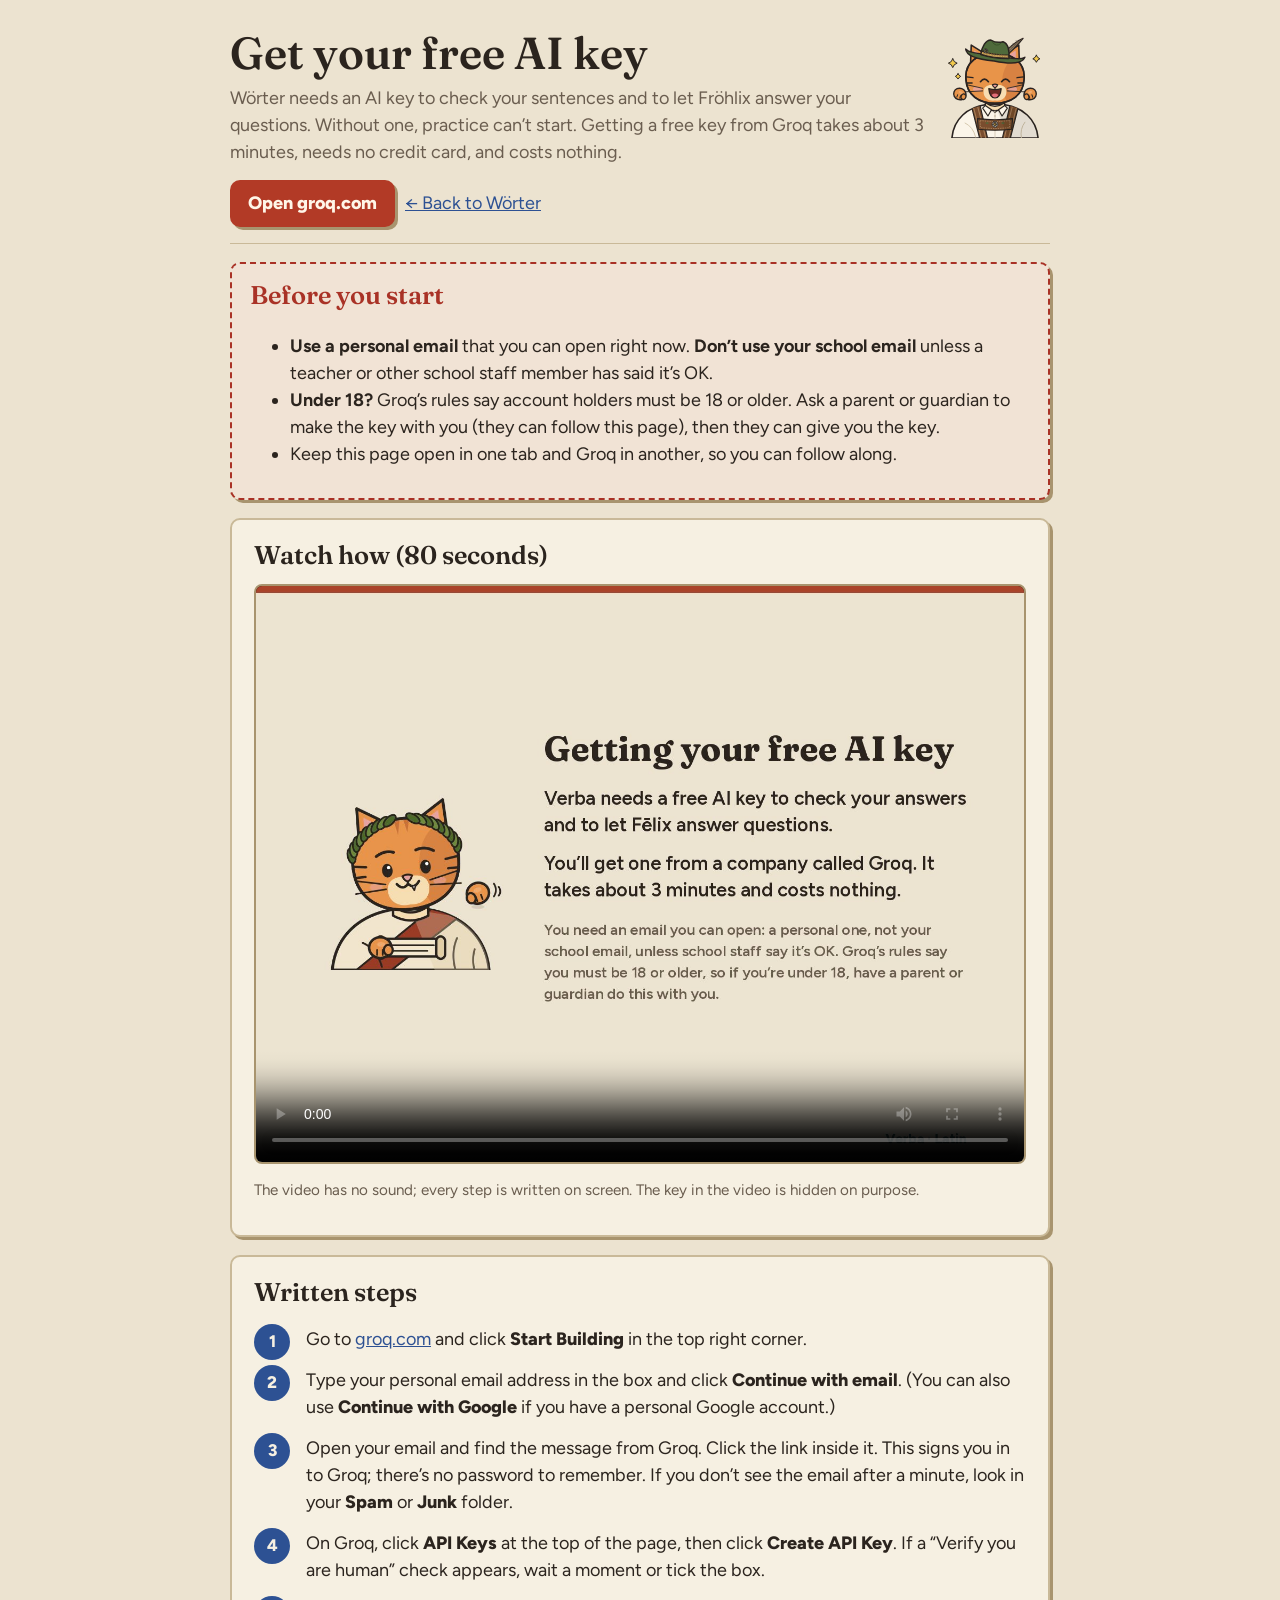
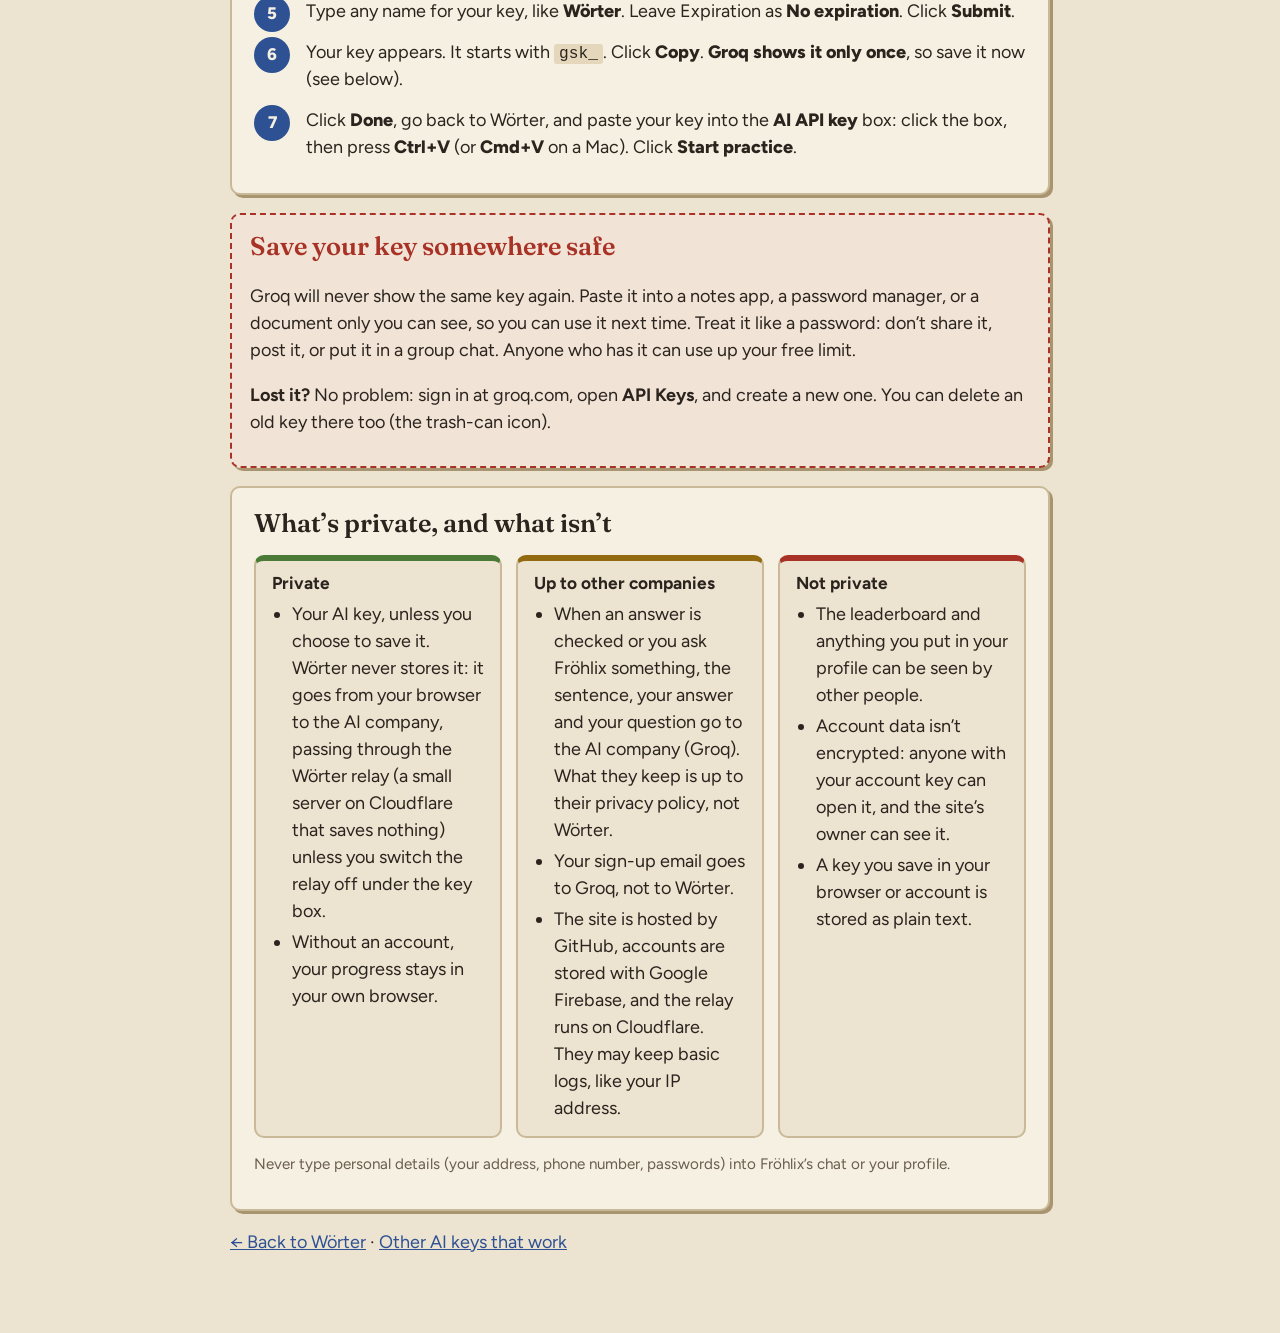
<file: getkey.html>
<!DOCTYPE html>
<html lang="en" data-title="Get your free AI key · {name}">
<head>
<meta charset="utf-8">
<meta name="viewport" content="width=device-width, initial-scale=1, viewport-fit=cover">
<script src="site/config.js"></script>
<script src="js/head.js"></script>
<link rel="preconnect" href="https://fonts.googleapis.com">
<link href="https://fonts.googleapis.com/css2?family=Fraunces:opsz,wght@9..144,600;9..144,700&family=Figtree:wght@400;600;700;800&family=Gentium+Book+Plus:wght@400;700&display=swap" rel="stylesheet">
<script>(function(){var t="light";try{if(localStorage.getItem("verba-theme")==="dark")t="dark";}catch(e){}document.documentElement.setAttribute("data-theme",t);})();</script>
<style>
:root{--latin:"Gentium Book Plus",Georgia,serif;--ui:"Figtree","Segoe UI",system-ui,sans-serif;--display:"Fraunces",Georgia,serif;box-sizing:border-box;
  padding-top:env(safe-area-inset-top,0px);padding-bottom:env(safe-area-inset-bottom,0px);
  --bg:#ECE3D0;--surface:#F6F0E2;--ink:#2B241E;--muted:#6A5D4F;--line:#C9B998;--line2:#A8946E;--gold:#946A10;--wash:#E4D7BC;color-scheme:light}
:root[data-theme="dark"]{--bg:#1E1B17;--surface:#282420;--ink:#EFE6D4;--muted:#B5A892;--line:#4B4339;--line2:#14120F;--accent:#86B9B8;--gold:#DDB25A;--wash:#2F2A23;color-scheme:dark}
*,*::before,*::after{box-sizing:inherit}
body{margin:0;background:var(--bg);color:var(--ink);font-family:var(--ui);font-size:18px;line-height:1.5}
.wrap{max-width:860px;margin:0 auto;padding:0 20px 60px}
header{padding:28px 0 16px;border-bottom:1px solid var(--line)}
h1{font-family:var(--display);font-weight:600;font-size:clamp(2rem,5vw,2.8rem);margin:0;line-height:1.1}
header p{color:var(--muted);margin:8px 0 0}
a{color:var(--accent)}
.card{background:var(--surface);border:1px solid var(--line);border:2px solid var(--line);border-radius:10px;padding:16px 22px 18px;margin:18px 0;box-shadow:3px 3px 0 var(--line2)}
.card h2{font-family:var(--display);font-weight:600;font-size:1.6rem;margin:0}
.card .pick{display:inline-block;font-size:.85rem;font-weight:700;color:var(--accent);border:1px solid var(--accent);border-radius:3px;padding:0 7px;margin-left:8px;vertical-align:4px;font-family:var(--ui)}
dl{display:grid;grid-template-columns:max-content 1fr;gap:4px 16px;margin:12px 0 0}
dt{font-weight:700;color:var(--muted)}
dd{margin:0}
code{font-family:ui-monospace,Menlo,Consolas,monospace;background:var(--wash);padding:1px 5px;border-radius:3px;font-size:.9em}
.note{color:var(--muted);font-size:.95rem}
@media (max-width:520px){dl{grid-template-columns:1fr}dt{margin-top:6px}}

.steps{counter-reset:s;list-style:none;padding:0;margin:14px 0 0}
.steps li{counter-increment:s;position:relative;padding:0 0 14px 52px;min-height:40px}
.steps li::before{content:counter(s);position:absolute;left:0;top:-2px;width:36px;height:36px;border-radius:50%;background:var(--accent);color:var(--surface);font-weight:800;display:flex;align-items:center;justify-content:center;font-size:1.05rem}
.steps b{font-weight:800}
video{width:100%;border-radius:8px;border:2px solid var(--line2);background:#111;display:block;margin-top:10px}
.warn{border:2px dashed #A93226;border-radius:10px;padding:12px 18px;margin:18px 0;background:color-mix(in srgb,#A93226 7%,var(--surface))}
.warn h2{color:#A93226}
.tri{display:grid;grid-template-columns:repeat(auto-fit,minmax(230px,1fr));gap:14px;margin-top:12px}
.tri section{border:2px solid var(--line);border-radius:10px;padding:10px 16px;background:var(--bg)}
.tri h3{margin:0 0 4px;font-size:1.08rem}
.tri ul{margin:4px 0 0;padding-left:20px}.tri li{margin:4px 0}
.ok{border-top:6px solid #4A7A35!important}.maybe{border-top:6px solid #946A10!important}.no{border-top:6px solid #A93226!important}
.btn{display:inline-block;background:var(--button);color:#FFF6E8;font-weight:800;text-decoration:none;border-radius:10px;padding:10px 18px;box-shadow:3px 3px 0 var(--line2);margin:6px 10px 0 0}
</style>
</head>
<body>
<div class="wrap">
<header>
  <img data-s-attr="src=pageFace:delighted;alt=catThe" style="width:110px;float:right;margin:0 0 8px 12px">
  <h1>Get your free AI key</h1>
  <p><template data-s="name"></template> needs an AI key to check your sentences and to let <template data-s="cat"></template> answer your questions. Without one, practice can’t start. Getting a free key from Groq takes about 3 minutes, needs no credit card, and costs nothing.</p>
  <p><a class="btn" href="https://groq.com" target="_blank" rel="noopener">Open groq.com</a><a href="index.html">← Back to <template data-s="name"></template></a></p>
</header>

<section class="card warn">
  <h2>Before you start</h2>
  <ul>
    <li><b>Use a personal email</b> that you can open right now. <b>Don’t use your school email</b> unless a teacher or other school staff member has said it’s OK.</li>
    <li><b>Under 18?</b> Groq’s rules say account holders must be 18 or older. Ask a parent or guardian to make the key with you (they can follow this page), then they can give you the key.</li>
    <li>Keep this page open in one tab and Groq in another, so you can follow along.</li>
  </ul>
</section>

<section class="card">
  <h2>Watch how (80 seconds)</h2>
  <video controls preload="metadata" playsinline poster="media/groq-key-poster.jpg">
    <source src="media/groq-key-tutorial.mp4" type="video/mp4">
    <track kind="captions" src="media/groq-key-tutorial.vtt" srclang="en" label="English">
    Your browser can’t play this video. Use the written steps below.
  </video>
  <p class="note">The video has no sound; every step is written on screen. The key in the video is hidden on purpose.</p>
</section>

<section class="card">
  <h2>Written steps</h2>
  <ol class="steps">
    <li>Go to <a href="https://groq.com" target="_blank" rel="noopener">groq.com</a> and click <b>Start Building</b> in the top right corner.</li>
    <li>Type your personal email address in the box and click <b>Continue with email</b>. (You can also use <b>Continue with Google</b> if you have a personal Google account.)</li>
    <li>Open your email and find the message from Groq. Click the link inside it. This signs you in to Groq; there’s no password to remember. If you don’t see the email after a minute, look in your <b>Spam</b> or <b>Junk</b> folder.</li>
    <li>On Groq, click <b>API Keys</b> at the top of the page, then click <b>Create API Key</b>. If a “Verify you are human” check appears, wait a moment or tick the box.</li>
    <li>Type any name for your key, like <b><template data-s="name"></template></b>. Leave Expiration as <b>No expiration</b>. Click <b>Submit</b>.</li>
    <li>Your key appears. It starts with <code>gsk_</code>. Click <b>Copy</b>. <b>Groq shows it only once</b>, so save it now (see below).</li>
    <li>Click <b>Done</b>, go back to <template data-s="name"></template>, and paste your key into the <b>AI API key</b> box: click the box, then press <b>Ctrl+V</b> (or <b>Cmd+V</b> on a Mac). Click <b>Start practice</b>.</li>
  </ol>
</section>

<section class="card warn">
  <h2>Save your key somewhere safe</h2>
  <p>Groq will never show the same key again. Paste it into a notes app, a password manager, or a document only you can see, so you can use it next time. Treat it like a password: don’t share it, post it, or put it in a group chat. Anyone who has it can use up your free limit.</p>
  <p><b>Lost it?</b> No problem: sign in at groq.com, open <b>API Keys</b>, and create a new one. You can delete an old key there too (the trash-can icon).</p>
</section>

<section class="card">
  <h2>What’s private, and what isn’t</h2>
  <div class="tri">
    <section class="ok"><h3>Private</h3><ul>
      <li>Your AI key, unless you choose to save it. <template data-s="name"></template> never stores it: it goes from your browser to the AI company, passing through the <template data-s="name"></template> relay (a small server on Cloudflare that saves nothing) unless you switch the relay off under the key box.</li>
      <li>Without an account, your progress stays in your own browser.</li>
    </ul></section>
    <section class="maybe"><h3>Up to other companies</h3><ul>
      <li>When an answer is checked or you ask <template data-s="cat"></template> something, the sentence, your answer and your question go to the AI company (Groq). What they keep is up to their privacy policy, not <template data-s="name"></template>.</li>
      <li>Your sign-up email goes to Groq, not to <template data-s="name"></template>.</li>
      <li>The site is hosted by GitHub, accounts are stored with Google Firebase, and the relay runs on Cloudflare. They may keep basic logs, like your IP address.</li>
    </ul></section>
    <section class="no"><h3>Not private</h3><ul>
      <li>The leaderboard and anything you put in your profile can be seen by other people.</li>
      <li>Account data isn’t encrypted: anyone with your account key can open it, and the site’s owner can see it.</li>
      <li>A key you save in your browser or account is stored as plain text.</li>
    </ul></section>
  </div>
  <p class="note">Never type personal details (your address, phone number, passwords) into <template data-s="cat"></template>’s chat or your profile.</p>
</section>

<p><a href="index.html">← Back to <template data-s="name"></template></a> · <a href="keys.html">Other AI keys that work</a></p>
</div>
<script src="js/site-fill.js"></script>
</body>
</html>
</file>
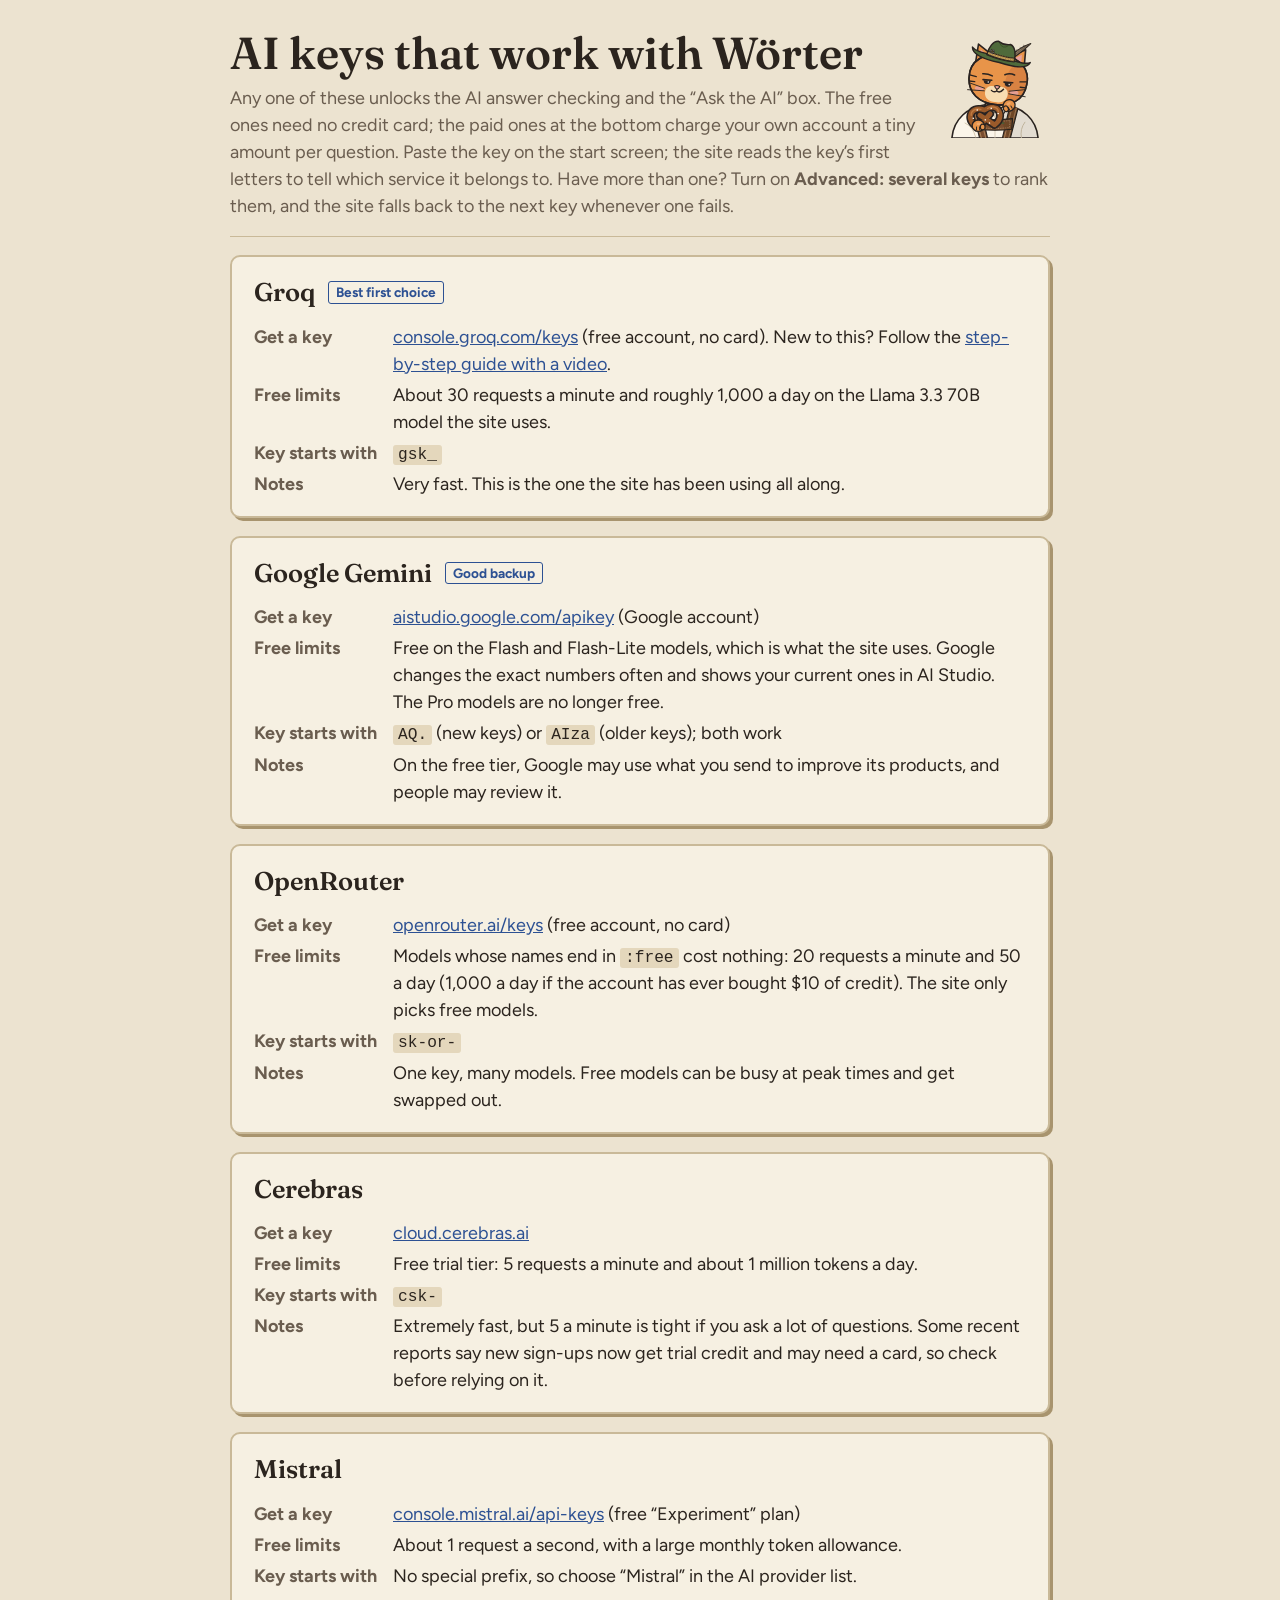
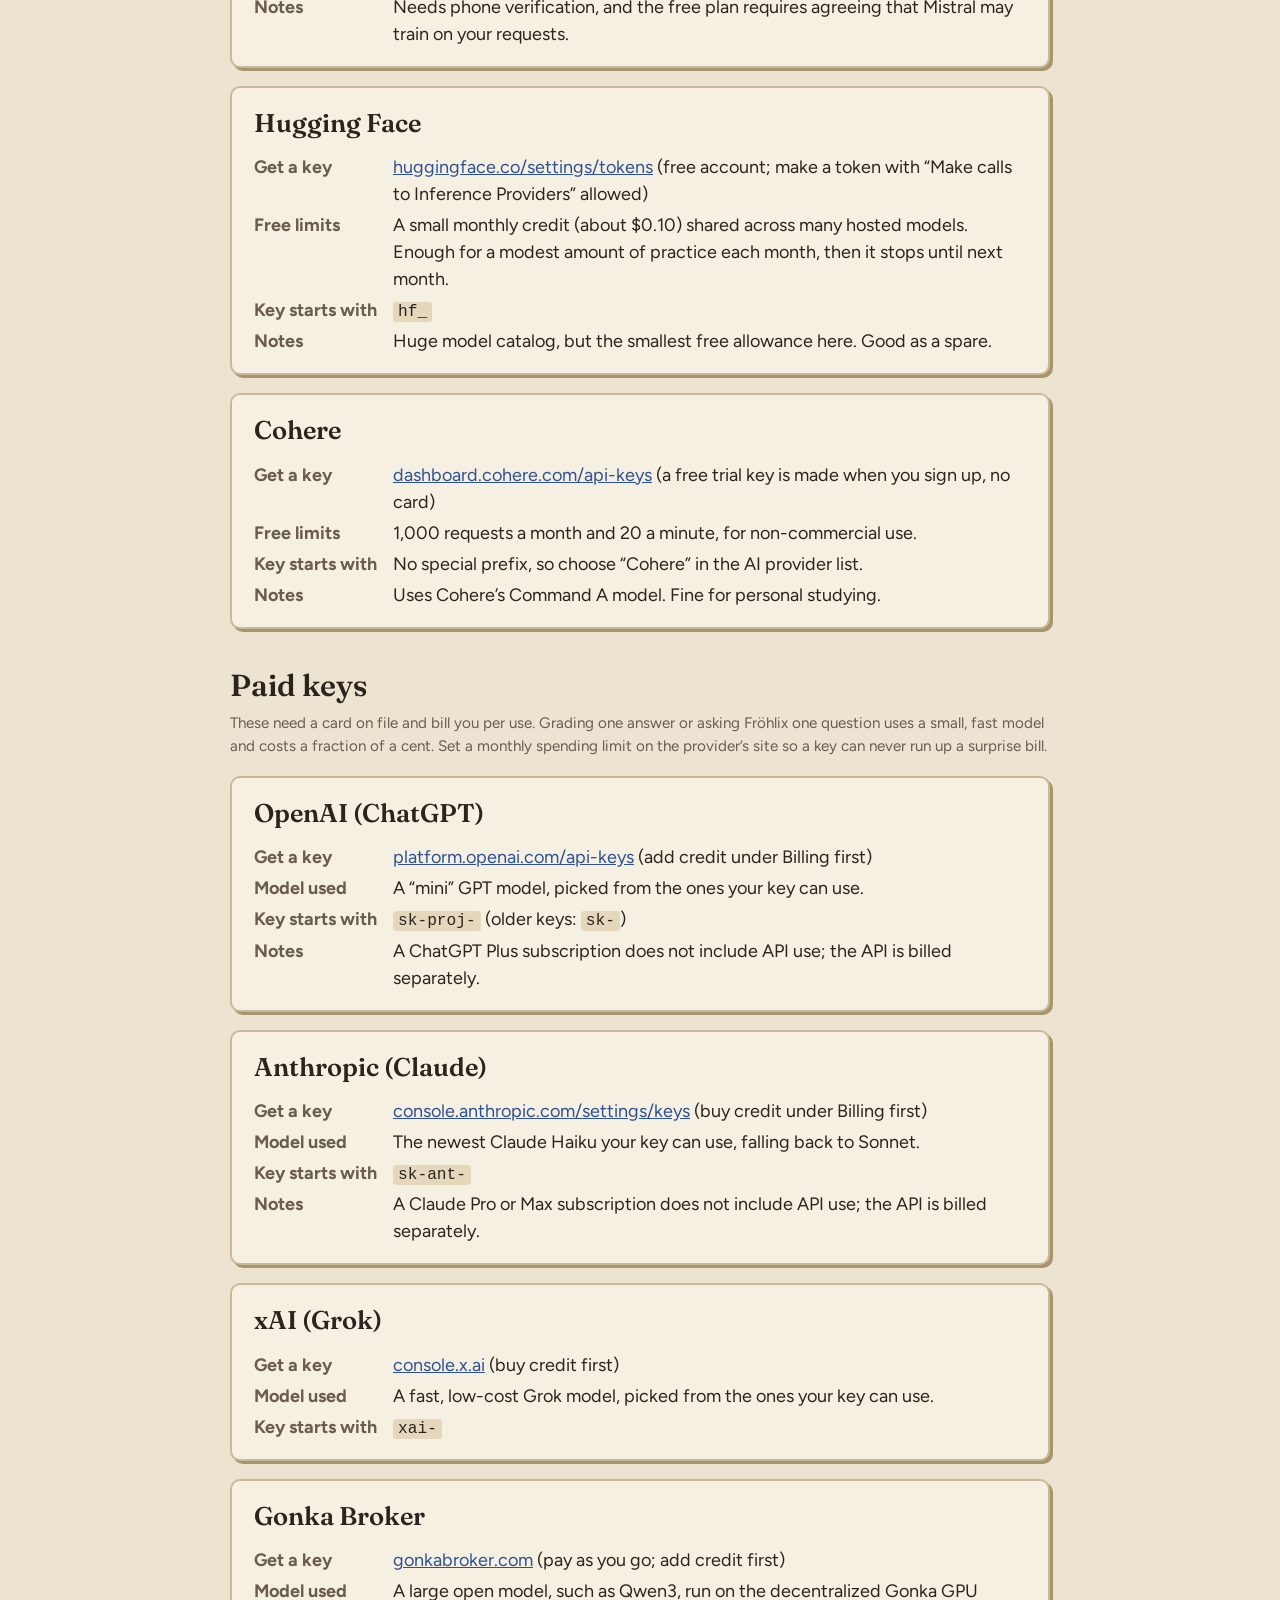
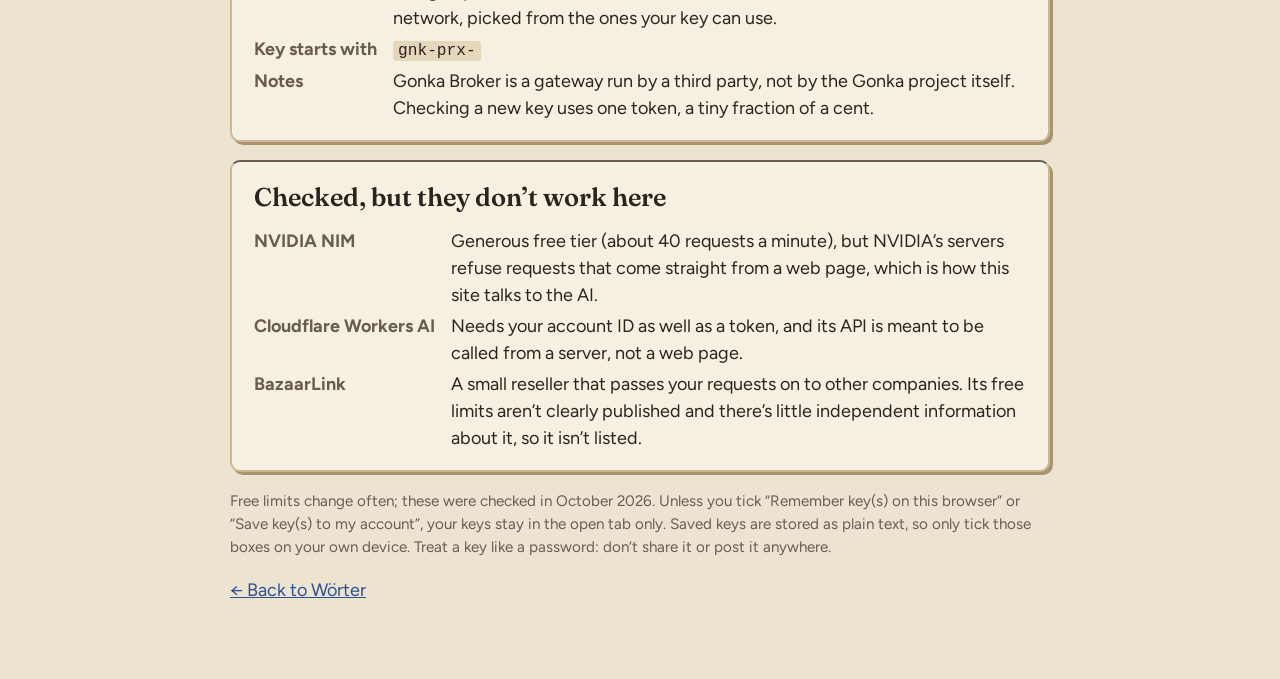
<file: keys.html>
<!DOCTYPE html>
<html lang="en" data-title="AI keys for {name}">
<head>
<meta charset="utf-8">
<meta name="viewport" content="width=device-width, initial-scale=1, viewport-fit=cover">
<script src="site/config.js"></script>
<script src="js/head.js"></script>
<link rel="preconnect" href="https://fonts.googleapis.com">
<link href="https://fonts.googleapis.com/css2?family=Fraunces:opsz,wght@9..144,600;9..144,700&family=Figtree:wght@400;600;700;800&family=Gentium+Book+Plus:wght@400;700&display=swap" rel="stylesheet">
<script>(function(){var t="light";try{if(localStorage.getItem("verba-theme")==="dark")t="dark";}catch(e){}document.documentElement.setAttribute("data-theme",t);})();</script>
<style>
:root{--latin:"Gentium Book Plus",Georgia,serif;--ui:"Figtree","Segoe UI",system-ui,sans-serif;--display:"Fraunces",Georgia,serif;box-sizing:border-box;
  padding-top:env(safe-area-inset-top,0px);padding-bottom:env(safe-area-inset-bottom,0px);
  --bg:#ECE3D0;--surface:#F6F0E2;--ink:#2B241E;--muted:#6A5D4F;--line:#C9B998;--line2:#A8946E;--gold:#946A10;--wash:#E4D7BC;color-scheme:light}
:root[data-theme="dark"]{--bg:#1E1B17;--surface:#282420;--ink:#EFE6D4;--muted:#B5A892;--line:#4B4339;--line2:#14120F;--accent:#86B9B8;--gold:#DDB25A;--wash:#2F2A23;color-scheme:dark}
*,*::before,*::after{box-sizing:inherit}
body{margin:0;background:var(--bg);color:var(--ink);font-family:var(--ui);font-size:18px;line-height:1.5}
.wrap{max-width:860px;margin:0 auto;padding:0 20px 60px}
header{padding:28px 0 16px;border-bottom:1px solid var(--line)}
h1{font-family:var(--display);font-weight:600;font-size:clamp(2rem,5vw,2.8rem);margin:0;line-height:1.1}
header p{color:var(--muted);margin:8px 0 0}
a{color:var(--accent)}
.card{background:var(--surface);border:1px solid var(--line);border:2px solid var(--line);border-radius:10px;padding:16px 22px 18px;margin:18px 0;box-shadow:3px 3px 0 var(--line2)}
.card h2{font-family:var(--display);font-weight:600;font-size:1.6rem;margin:0}
.card .pick{display:inline-block;font-size:.85rem;font-weight:700;color:var(--accent);border:1px solid var(--accent);border-radius:3px;padding:0 7px;margin-left:8px;vertical-align:4px;font-family:var(--ui)}
dl{display:grid;grid-template-columns:max-content 1fr;gap:4px 16px;margin:12px 0 0}
dt{font-weight:700;color:var(--muted)}
dd{margin:0}
code{font-family:ui-monospace,Menlo,Consolas,monospace;background:var(--wash);padding:1px 5px;border-radius:3px;font-size:.9em}
.note{color:var(--muted);font-size:.95rem}
@media (max-width:520px){dl{grid-template-columns:1fr}dt{margin-top:6px}}
</style>
</head>
<body>
<div class="wrap">
<header>
  <img data-s-attr="src=pageFace:sly;alt=catThe" style="width:110px;float:right;margin:0 0 8px 12px">
  <h1>AI keys that work with <template data-s="name"></template></h1>
  <p>Any one of these unlocks the AI answer checking and the “Ask the AI” box. The free ones need no credit card; the paid ones at the bottom charge your own account a tiny amount per question. Paste the key on the start screen; the site reads the key’s first letters to tell which service it belongs to. Have more than one? Turn on <b>Advanced: several keys</b> to rank them, and the site falls back to the next key whenever one fails.</p>
</header>

<section class="card">
  <h2>Groq <span class="pick">Best first choice</span></h2>
  <dl>
    <dt>Get a key</dt><dd><a href="https://console.groq.com/keys" target="_blank" rel="noopener">console.groq.com/keys</a> (free account, no card). New to this? Follow the <a href="getkey.html">step-by-step guide with a video</a>.</dd>
    <dt>Free limits</dt><dd>About 30 requests a minute and roughly 1,000 a day on the Llama 3.3 70B model the site uses.</dd>
    <dt>Key starts with</dt><dd><code>gsk_</code></dd>
    <dt>Notes</dt><dd>Very fast. This is the one the site has been using all along.</dd>
  </dl>
</section>

<section class="card">
  <h2>Google Gemini <span class="pick">Good backup</span></h2>
  <dl>
    <dt>Get a key</dt><dd><a href="https://aistudio.google.com/apikey" target="_blank" rel="noopener">aistudio.google.com/apikey</a> (Google account)</dd>
    <dt>Free limits</dt><dd>Free on the Flash and Flash-Lite models, which is what the site uses. Google changes the exact numbers often and shows your current ones in AI Studio. The Pro models are no longer free.</dd>
    <dt>Key starts with</dt><dd><code>AQ.</code> (new keys) or <code>AIza</code> (older keys); both work</dd>
    <dt>Notes</dt><dd>On the free tier, Google may use what you send to improve its products, and people may review it.</dd>
  </dl>
</section>

<section class="card">
  <h2>OpenRouter</h2>
  <dl>
    <dt>Get a key</dt><dd><a href="https://openrouter.ai/keys" target="_blank" rel="noopener">openrouter.ai/keys</a> (free account, no card)</dd>
    <dt>Free limits</dt><dd>Models whose names end in <code>:free</code> cost nothing: 20 requests a minute and 50 a day (1,000 a day if the account has ever bought $10 of credit). The site only picks free models.</dd>
    <dt>Key starts with</dt><dd><code>sk-or-</code></dd>
    <dt>Notes</dt><dd>One key, many models. Free models can be busy at peak times and get swapped out.</dd>
  </dl>
</section>

<section class="card">
  <h2>Cerebras</h2>
  <dl>
    <dt>Get a key</dt><dd><a href="https://cloud.cerebras.ai" target="_blank" rel="noopener">cloud.cerebras.ai</a></dd>
    <dt>Free limits</dt><dd>Free trial tier: 5 requests a minute and about 1 million tokens a day.</dd>
    <dt>Key starts with</dt><dd><code>csk-</code></dd>
    <dt>Notes</dt><dd>Extremely fast, but 5 a minute is tight if you ask a lot of questions. Some recent reports say new sign-ups now get trial credit and may need a card, so check before relying on it.</dd>
  </dl>
</section>

<section class="card">
  <h2>Mistral</h2>
  <dl>
    <dt>Get a key</dt><dd><a href="https://console.mistral.ai/api-keys" target="_blank" rel="noopener">console.mistral.ai/api-keys</a> (free “Experiment” plan)</dd>
    <dt>Free limits</dt><dd>About 1 request a second, with a large monthly token allowance.</dd>
    <dt>Key starts with</dt><dd>No special prefix, so choose “Mistral” in the AI provider list.</dd>
    <dt>Notes</dt><dd>Needs phone verification, and the free plan requires agreeing that Mistral may train on your requests.</dd>
  </dl>
</section>

<section class="card">
  <h2>Hugging Face</h2>
  <dl>
    <dt>Get a key</dt><dd><a href="https://huggingface.co/settings/tokens" target="_blank" rel="noopener">huggingface.co/settings/tokens</a> (free account; make a token with “Make calls to Inference Providers” allowed)</dd>
    <dt>Free limits</dt><dd>A small monthly credit (about $0.10) shared across many hosted models. Enough for a modest amount of practice each month, then it stops until next month.</dd>
    <dt>Key starts with</dt><dd><code>hf_</code></dd>
    <dt>Notes</dt><dd>Huge model catalog, but the smallest free allowance here. Good as a spare.</dd>
  </dl>
</section>

<section class="card">
  <h2>Cohere</h2>
  <dl>
    <dt>Get a key</dt><dd><a href="https://dashboard.cohere.com/api-keys" target="_blank" rel="noopener">dashboard.cohere.com/api-keys</a> (a free trial key is made when you sign up, no card)</dd>
    <dt>Free limits</dt><dd>1,000 requests a month and 20 a minute, for non-commercial use.</dd>
    <dt>Key starts with</dt><dd>No special prefix, so choose “Cohere” in the AI provider list.</dd>
    <dt>Notes</dt><dd>Uses Cohere’s Command A model. Fine for personal studying.</dd>
  </dl>
</section>

<h2 style="font-family:var(--display);font-weight:600;font-size:1.9rem;margin:34px 0 0">Paid keys</h2>
<p class="note" style="margin-top:4px">These need a card on file and bill you per use. Grading one answer or asking <template data-s="cat"></template> one question uses a small, fast model and costs a fraction of a cent. Set a monthly spending limit on the provider’s site so a key can never run up a surprise bill.</p>

<section class="card">
  <h2>OpenAI (ChatGPT)</h2>
  <dl>
    <dt>Get a key</dt><dd><a href="https://platform.openai.com/api-keys" target="_blank" rel="noopener">platform.openai.com/api-keys</a> (add credit under Billing first)</dd>
    <dt>Model used</dt><dd>A “mini” GPT model, picked from the ones your key can use.</dd>
    <dt>Key starts with</dt><dd><code>sk-proj-</code> (older keys: <code>sk-</code>)</dd>
    <dt>Notes</dt><dd>A ChatGPT Plus subscription does not include API use; the API is billed separately.</dd>
  </dl>
</section>

<section class="card">
  <h2>Anthropic (Claude)</h2>
  <dl>
    <dt>Get a key</dt><dd><a href="https://console.anthropic.com/settings/keys" target="_blank" rel="noopener">console.anthropic.com/settings/keys</a> (buy credit under Billing first)</dd>
    <dt>Model used</dt><dd>The newest Claude Haiku your key can use, falling back to Sonnet.</dd>
    <dt>Key starts with</dt><dd><code>sk-ant-</code></dd>
    <dt>Notes</dt><dd>A Claude Pro or Max subscription does not include API use; the API is billed separately.</dd>
  </dl>
</section>

<section class="card">
  <h2>xAI (Grok)</h2>
  <dl>
    <dt>Get a key</dt><dd><a href="https://console.x.ai" target="_blank" rel="noopener">console.x.ai</a> (buy credit first)</dd>
    <dt>Model used</dt><dd>A fast, low-cost Grok model, picked from the ones your key can use.</dd>
    <dt>Key starts with</dt><dd><code>xai-</code></dd>
  </dl>
</section>

<section class="card">
  <h2>Gonka Broker</h2>
  <dl>
    <dt>Get a key</dt><dd><a href="https://gonkabroker.com" target="_blank" rel="noopener">gonkabroker.com</a> (pay as you go; add credit first)</dd>
    <dt>Model used</dt><dd>A large open model, such as Qwen3, run on the decentralized Gonka GPU network, picked from the ones your key can use.</dd>
    <dt>Key starts with</dt><dd><code>gnk-prx-</code></dd>
    <dt>Notes</dt><dd>Gonka Broker is a gateway run by a third party, not by the Gonka project itself. Checking a new key uses one token, a tiny fraction of a cent.</dd>
  </dl>
</section>

<section class="card" style="border-top-color:var(--muted)">
  <h2>Checked, but they don’t work here</h2>
  <dl>
    <dt>NVIDIA NIM</dt><dd>Generous free tier (about 40 requests a minute), but NVIDIA’s servers refuse requests that come straight from a web page, which is how this site talks to the AI.</dd>
    <dt>Cloudflare Workers AI</dt><dd>Needs your account ID as well as a token, and its API is meant to be called from a server, not a web page.</dd>
    <dt>BazaarLink</dt><dd>A small reseller that passes your requests on to other companies. Its free limits aren’t clearly published and there’s little independent information about it, so it isn’t listed.</dd>
  </dl>
</section>

<p class="note">Free limits change often; these were checked in October 2026. Unless you tick “Remember key(s) on this browser” or “Save key(s) to my account”, your keys stay in the open tab only. Saved keys are stored as plain text, so only tick those boxes on your own device. Treat a key like a password: don’t share it or post it anywhere.</p>
<p><a href="./">← Back to <template data-s="name"></template></a></p>
</div>
<script src="js/site-fill.js"></script>
</body>
</html>
</file>
